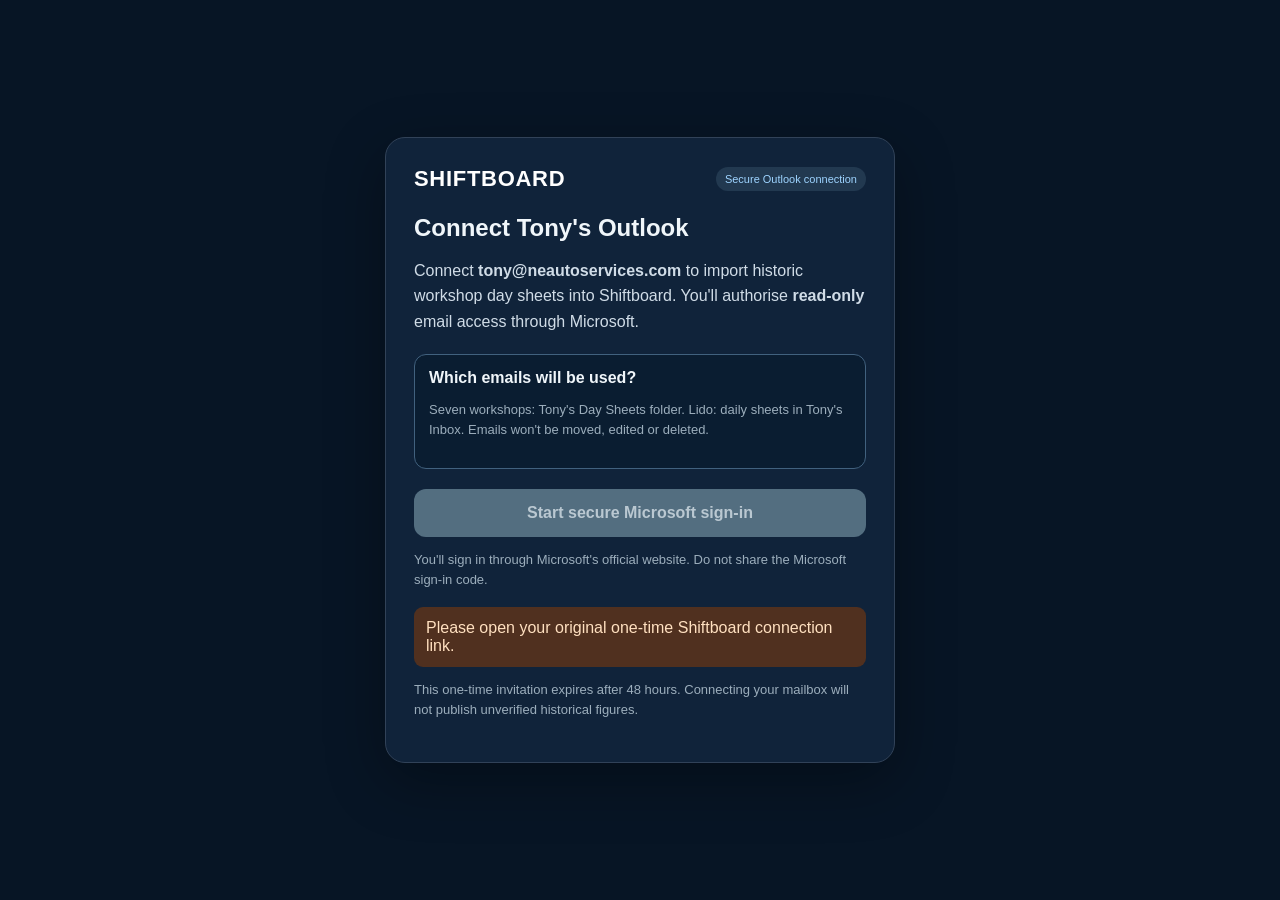
<file: outlook-connect.html>
<!doctype html>
<html lang="en-GB">
<head>
<meta charset="utf-8">
<meta name="viewport" content="width=device-width, initial-scale=1">
<meta name="referrer" content="no-referrer">
<meta http-equiv="Content-Security-Policy" content="default-src 'none'; base-uri 'none'; object-src 'none'; form-action 'none'; script-src 'self'; style-src 'self'; connect-src https://disgpocvqitpeceqhuim.supabase.co">
<meta name="robots" content="noindex,nofollow,noarchive">
<title>Shiftboard — Connect Tony's Outlook</title>
<link rel="stylesheet" href="./outlook-connect.css">
<script src="./outlook-connect.js" defer></script>
</head>
<body>
<main>
  <header><span class="brand">SHIFTBOARD</span><span class="tag">Secure Outlook connection</span></header>
  <h1>Connect Tony's Outlook</h1>
  <p>Connect <strong>tony@neautoservices.com</strong> to import historic workshop day sheets into Shiftboard. You'll authorise <strong>read-only</strong> email access through Microsoft.</p>
  <div class="card">
    <strong>Which emails will be used?</strong>
    <p class="small">Seven workshops: Tony's Day Sheets folder. Lido: daily sheets in Tony's Inbox. Emails won't be moved, edited or deleted.</p>
  </div>
  <section id="start">
    <button id="connect" type="button">Start secure Microsoft sign-in</button>
    <p class="small">You'll sign in through Microsoft's official website. Do not share the Microsoft sign-in code.</p>
  </section>
  <section id="challenge" hidden>
    <p><strong>Step 1.</strong> Copy your one-time Microsoft sign-in code:</p>
    <div class="card"><div id="code" class="code"></div><button class="secondary" id="copy" type="button">Copy code</button></div>
    <p><strong>Step 2.</strong> Open Microsoft's secure sign-in page and enter your code. Sign in as Tony.</p>
    <a id="microsoft" class="action" href="https://microsoft.com/devicelogin" target="_blank" rel="noopener noreferrer">Open Microsoft sign-in ↗</a>
    <p><strong>Step 3.</strong> Come back to this page after authorising the connection.</p>
    <button class="secondary" type="button" id="check">Check connection</button>
  </section>
  <div id="status" role="status" aria-live="polite" class="notice">Ready when you are.</div>
  <p class="small">This one-time invitation expires after 48 hours. Connecting your mailbox will not publish unverified historical figures.</p>
</main>
<!-- Intentionally omit closing body tag so older Shiftboard service workers cannot inject unrelated app scripts. -->
</html>
</file>
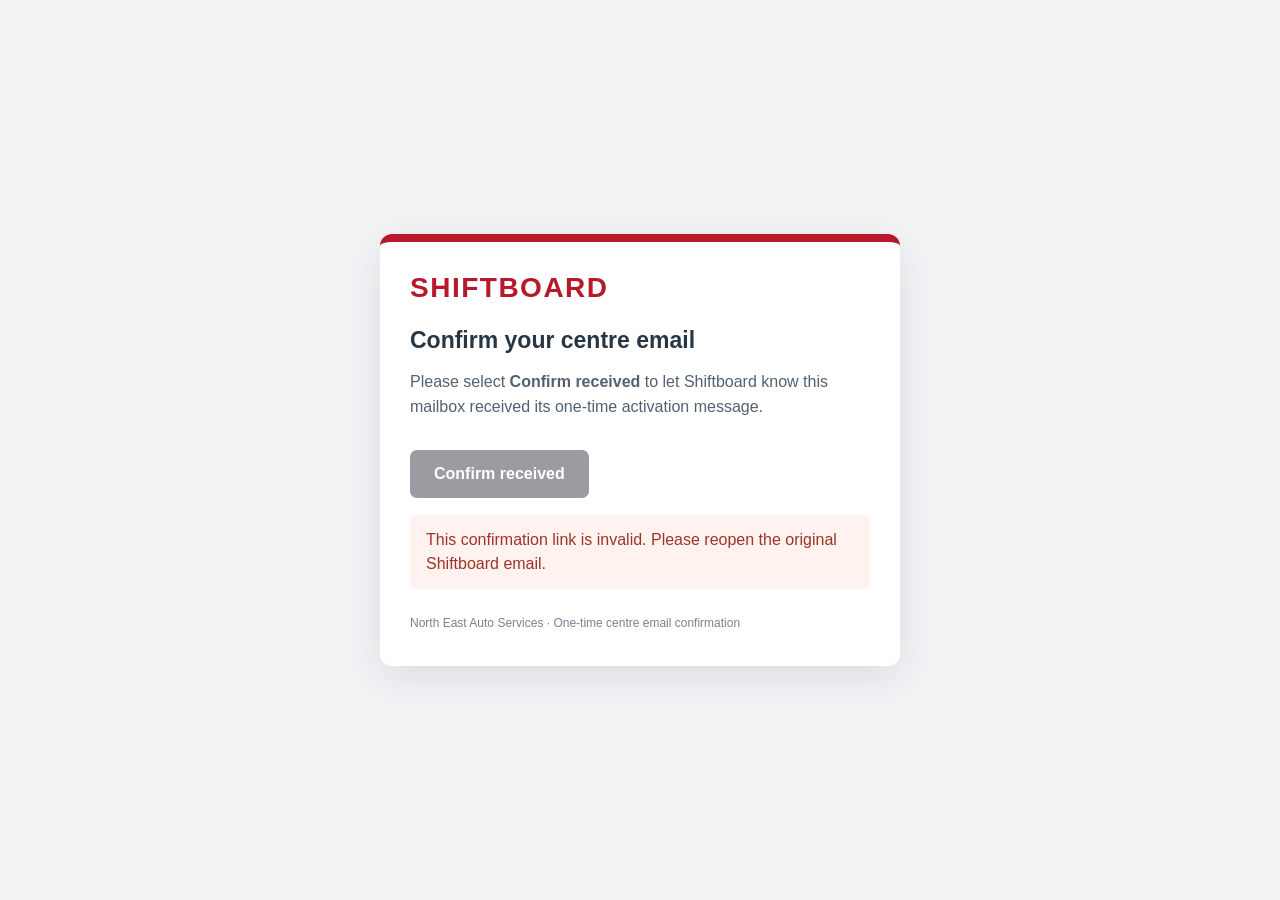
<file: receipt.html>
<!doctype html>
<html lang="en">
<head>
  <meta charset="utf-8">
  <meta name="viewport" content="width=device-width,initial-scale=1">
  <meta name="robots" content="noindex,nofollow">
  <meta name="referrer" content="no-referrer">
  <title>Confirm email receipt | Shiftboard</title>
  <style>
    *{box-sizing:border-box}
    body{margin:0;min-height:100vh;background:#f2f3f5;font-family:Arial,Helvetica,sans-serif;color:#283644;display:flex;align-items:center;justify-content:center;padding:20px}
    main{background:white;width:100%;max-width:520px;padding:30px 30px 36px;border-radius:12px;border-top:8px solid #b7192b;box-shadow:0 12px 40px rgba(25,35,50,.10)}
    .logo{color:#b7192b;font-weight:900;letter-spacing:1.5px;font-size:28px}
    h1{font-size:23px;margin:23px 0 10px}
    p{line-height:1.55;font-size:16px;color:#526171}
    button{border:0;background:#b7192b;color:white;font-weight:700;border-radius:7px;padding:14px 24px;font-size:16px;cursor:pointer;min-height:48px;margin-top:14px}
    button:disabled{background:#9a9ca2;cursor:wait}
    .state{padding:13px 16px;border-radius:6px;background:#f0f3f6;color:#26415b;margin-top:17px;line-height:1.5}
    .success{background:#e7f5ed;color:#175b37}
    .error{background:#fff2ef;color:#9c3528}
    footer{margin-top:27px;color:#758390;font-size:12px}
  </style>
</head>
<body>
<main>
  <div class="logo">SHIFTBOARD</div>
  <h1>Confirm your centre email</h1>
  <p>Please select <strong>Confirm received</strong> to let Shiftboard know this mailbox received its one-time activation message.</p>
  <button type="button" id="confirm" disabled>Confirm received</button>
  <div id="status" class="state" role="status" aria-live="polite">Checking your confirmation link…</div>
  <footer>North East Auto Services · One-time centre email confirmation</footer>
</main>
<script>
(function(){
  'use strict';
  const status=document.getElementById('status');
  const button=document.getElementById('confirm');
  const hash=new URLSearchParams(location.hash.replace(/^#/,'')); 
  const token=hash.get('token') || '';
  // Keep the one-time token out of the address bar and the browser's navigation history.
  history.replaceState(null,'',location.pathname);
  const valid=/^[A-Za-z0-9_-]{32,128}$/.test(token);
  if(!valid){status.textContent='This confirmation link is invalid. Please reopen the original Shiftboard email.';status.classList.add('error');return;}
  button.disabled=false;
  status.textContent='Link ready. Click the button to confirm this mailbox.';
  button.addEventListener('click',async function(){
    button.disabled=true;
    status.textContent='Recording confirmation…';
    status.classList.remove('error','success');
    try{
      const endpoint='https://disgpocvqitpeceqhuim.supabase.co/functions/v1/shiftboard-site-receipt?token='+encodeURIComponent(token);
      const res=await fetch(endpoint,{method:'POST',headers:{'Content-Type':'application/json'},body:'{}',cache:'no-store',mode:'cors',credentials:'omit',referrerPolicy:'no-referrer'});
      if(res.ok){status.textContent='Receipt confirmed. Thank you — Shiftboard has recorded this mailbox.';status.classList.add('success');button.hidden=true;}
      else {status.textContent=res.status===410?'This link has expired. Please request a new confirmation email.':res.status===404?'This confirmation link was not recognised.':'Confirmation could not be saved. Please try again.';status.classList.add('error');button.disabled=false;}
    }catch(err){status.textContent='Unable to reach Shiftboard. Please check your connection and try again.';status.classList.add('error');button.disabled=false;}
  });
})();
</script>
</body>
</html>
</file>
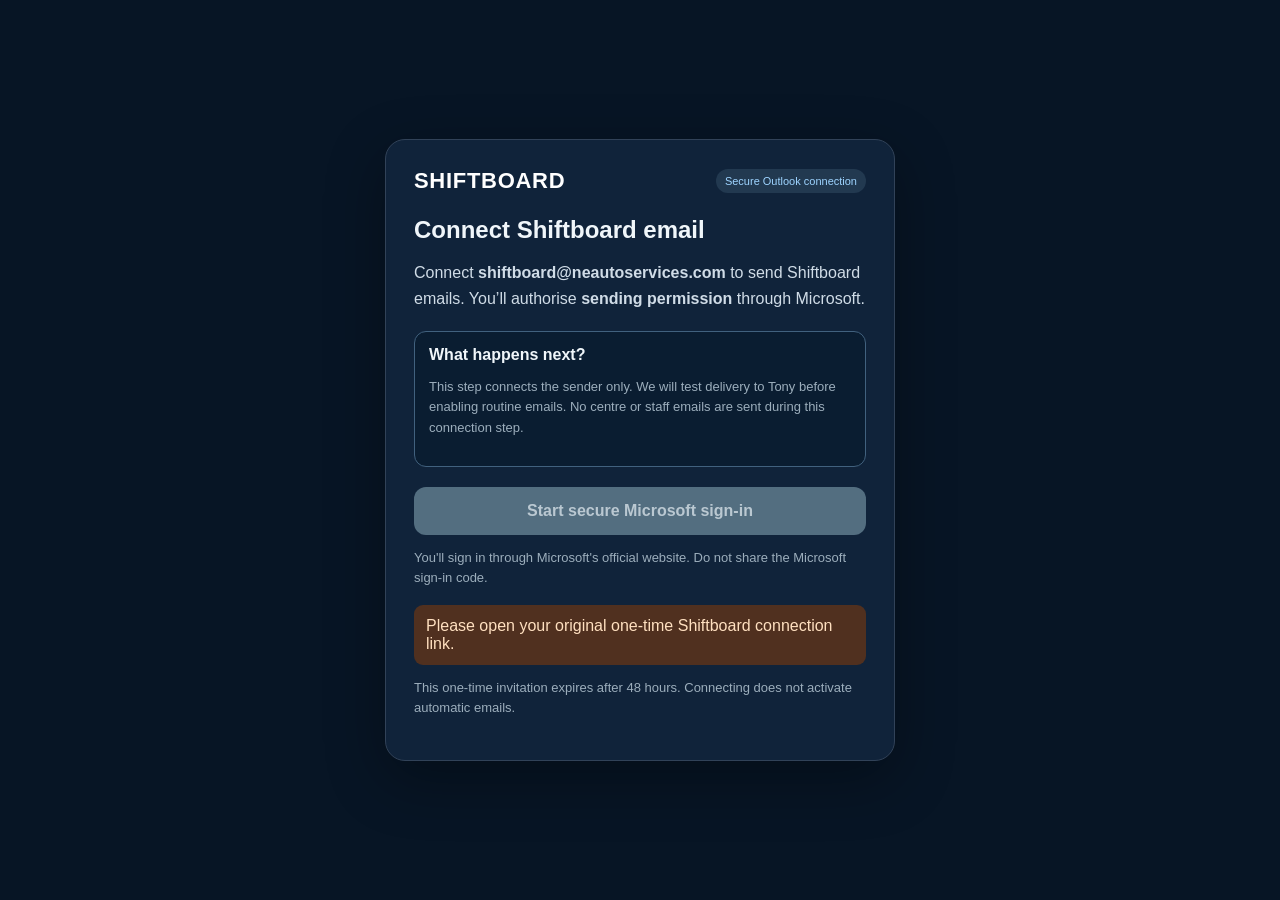
<file: sender-connect.html>
<!doctype html>
<html lang="en-GB">
<head>
<meta charset="utf-8">
<meta name="viewport" content="width=device-width, initial-scale=1">
<meta name="referrer" content="no-referrer">
<meta http-equiv="Content-Security-Policy" content="default-src 'none'; base-uri 'none'; object-src 'none'; form-action 'none'; script-src 'self'; style-src 'self'; connect-src https://disgpocvqitpeceqhuim.supabase.co">
<meta name="robots" content="noindex,nofollow,noarchive">
<title>Shiftboard — Connect Shiftboard email</title>
<link rel="stylesheet" href="./outlook-connect.css">
<script src="./sender-connect.js" defer></script>
</head>
<body>
<main>
  <header><span class="brand">SHIFTBOARD</span><span class="tag">Secure Outlook connection</span></header>
  <h1>Connect Shiftboard email</h1>
  <p>Connect <strong>shiftboard@neautoservices.com</strong> to send Shiftboard emails. You’ll authorise <strong>sending permission</strong> through Microsoft.</p>
  <div class="card">
    <strong>What happens next?</strong>
    <p class="small">This step connects the sender only. We will test delivery to Tony before enabling routine emails. No centre or staff emails are sent during this connection step.</p>
  </div>
  <section id="start">
    <button id="connect" type="button">Start secure Microsoft sign-in</button>
    <p class="small">You'll sign in through Microsoft's official website. Do not share the Microsoft sign-in code.</p>
  </section>
  <section id="challenge" hidden>
    <p><strong>Step 1.</strong> Copy your one-time Microsoft sign-in code:</p>
    <div class="card"><div id="code" class="code"></div><button class="secondary" id="copy" type="button">Copy code</button></div>
    <p><strong>Step 2.</strong> Open Microsoft's secure sign-in page and enter your code. Sign in as <strong>shiftboard@neautoservices.com</strong>.</p>
    <a id="microsoft" class="action" href="https://microsoft.com/devicelogin" target="_blank" rel="noopener noreferrer">Open Microsoft sign-in ↗</a>
    <p><strong>Step 3.</strong> Come back to this page after authorising the connection.</p>
    <button class="secondary" type="button" id="check">Check connection</button>
  </section>
  <div id="status" role="status" aria-live="polite" class="notice">Ready when you are.</div>
  <p class="small">This one-time invitation expires after 48 hours. Connecting does not activate automatic emails.</p>
</main>
<!-- Intentionally omit closing body tag so older Shiftboard service workers cannot inject unrelated app scripts. -->
</html>
</file>
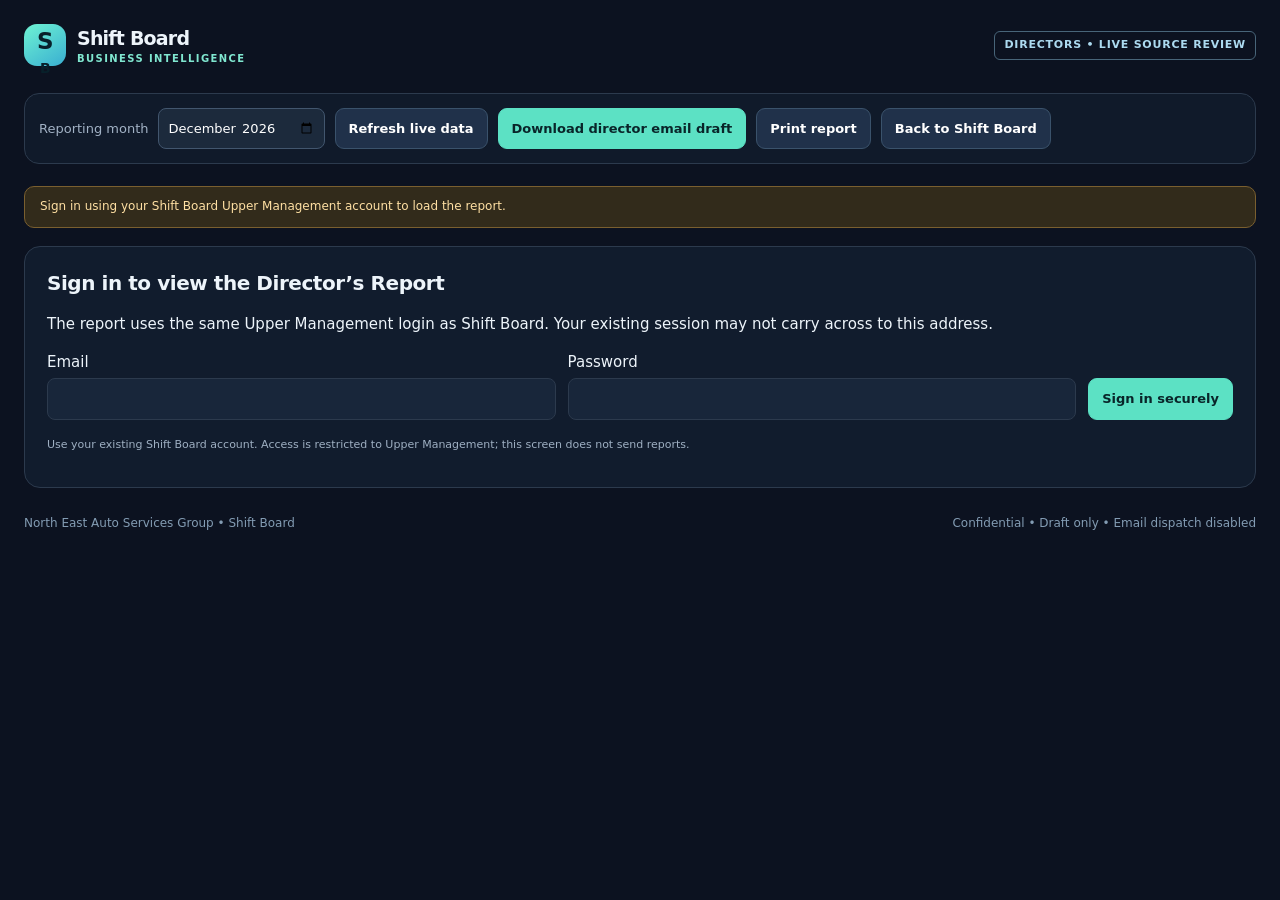
<file: public/director-monthly.html>
<!doctype html><html lang="en-GB"><head><meta charset="utf-8"><meta name="viewport" content="width=device-width,initial-scale=1"><title>Shift Board | Director Month-End Saturday Performance</title><style>
:root{--bg:#0c1220;--panel:#111c2d;--panel2:#18263a;--border:#2c3a4d;--text:#edf4fa;--muted:#a2b2c5;--cyan:#5ce1c4;--red:#ff8889;--amber:#ffc47b;--blue:#88b8ff;--white:#fff;--shadow:0 12px 36px rgba(0,0,0,.18)}
*{box-sizing:border-box}body{margin:0;background:var(--bg);color:var(--text);font:15px/1.48 system-ui,-apple-system,Segoe UI,Arial,sans-serif}button,input{font:inherit}button{cursor:pointer}button:focus-visible,input:focus-visible{outline:2px solid var(--cyan);outline-offset:3px}.shell{max-width:1280px;margin:auto;padding:24px 24px 48px}.mast{display:flex;align-items:center;justify-content:space-between;gap:16px;margin-bottom:26px}.logo{display:flex;align-items:center;gap:11px;font-size:19px;font-weight:850;letter-spacing:-.8px}.mark{width:42px;height:42px;border-radius:13px;display:grid;place-items:center;background:linear-gradient(145deg,#6ef3d3,#39aed1);color:#08202a;font-size:23px;font-weight:900}.badge{padding:5px 9px;border:1px solid #486579;color:#acdaf0;border-radius:6px;font-size:11px;text-transform:uppercase;font-weight:800;letter-spacing:.07em}.toolbar{border:1px solid var(--border);background:#101a2a;border-radius:15px;padding:14px;display:flex;flex-wrap:wrap;align-items:center;gap:10px;margin-bottom:22px}.toolbar label{display:flex;align-items:center;gap:9px;color:var(--muted);font-size:13px}.toolbar input[type=month]{background:#1c2a3c;color:white;border:1px solid #42566e;padding:9px;border-radius:8px}.btn{background:#20314a;color:white;border:1px solid #3a526b;border-radius:9px;padding:10px 13px;font-size:13px;font-weight:750;transition:.15s}.btn:hover{background:#2b4260}.btn.primary{background:var(--cyan);color:#092529;border-color:var(--cyan)}.btn.primary:hover{filter:brightness(1.08)}.btn.ghost{background:transparent}.filelabel{position:relative;overflow:hidden}.filelabel input{position:absolute;left:-9999px}.spacer{flex:1}.eyebrow{font-weight:800;font-size:11px;text-transform:uppercase;letter-spacing:.16em;color:var(--cyan)}.hero{display:grid;grid-template-columns:minmax(0,1.65fr) minmax(240px,.8fr);gap:18px;align-items:stretch;margin-bottom:20px}.hero-main{background:linear-gradient(125deg,#1b2e46,#111b2e 65%);border:1px solid #355273;border-radius:17px;padding:28px;box-shadow:var(--shadow)}h1{font-size:clamp(26px,3vw,38px);line-height:1.12;letter-spacing:-1.2px;margin:9px 0}h2{font-size:20px;letter-spacing:-.45px;margin:0}h3{font-size:15px;margin:0}.sub{color:var(--muted)}.hero-meta{margin-top:20px;color:#a9d4e2;font-size:12px}.verdict{background:#151f2d;border:1px solid #34475e;border-radius:17px;padding:23px}.verdict .title{font-weight:800;color:#ffd3a5;font-size:12px;letter-spacing:.1em;text-transform:uppercase}.verdict p{font-size:14px;line-height:1.6;margin:10px 0;color:#dbe5f0}.notice{padding:11px 15px;border-radius:10px;background:#322b1b;border:1px solid #7a5f2f;color:#ffe0a3;font-size:12px;margin-bottom:18px}.notice.good{background:#17332e;border-color:#376d5d;color:#b7f5df}.kpis{display:grid;grid-template-columns:repeat(4,minmax(0,1fr));gap:13px;margin-bottom:20px}.kpi{padding:19px;background:var(--panel);border:1px solid var(--border);border-radius:13px;min-height:134px}.kpi.urgent{border-color:#8a4c55;background:linear-gradient(135deg,#26202d,#191e2d)}.kpi .cap{color:#b4c4d2;font-size:12px;font-weight:680}.kpi .value{margin-top:9px;font-size:clamp(22px,2.2vw,31px);font-weight:820;letter-spacing:-1.1px;font-variant-numeric:tabular-nums}.kpi .foot{margin-top:5px;color:var(--muted);font-size:11px}.negative{color:var(--red)!important}.positive{color:var(--cyan)!important}.amber{color:var(--amber)!important}.section{background:var(--panel);border:1px solid var(--border);border-radius:16px;padding:22px;margin-bottom:18px}.section-top{display:flex;justify-content:space-between;align-items:flex-start;gap:14px;margin-bottom:18px}.section-top p{color:var(--muted);font-size:13px;margin:4px 0 0}.flag{background:#482b2f;color:#ffb5b9;padding:5px 9px;border-radius:6px;font-size:11px;text-transform:uppercase;font-weight:800;white-space:nowrap}.rows{display:grid;grid-template-columns:minmax(0,1.45fr) minmax(250px,.8fr);gap:20px}.trend-head{display:flex;gap:10px;flex-wrap:wrap;font-size:12px;color:var(--muted);margin-bottom:15px}.dot{width:9px;height:9px;display:inline-block;border-radius:2px;margin-right:6px}.chart{display:flex;flex-direction:column;gap:13px}.week{display:grid;grid-template-columns:76px 1fr 100px;gap:11px;align-items:center;font-size:12px}.week .barwrap{height:22px;border-radius:6px;background:#26344a;position:relative;overflow:hidden}.bar{background:linear-gradient(90deg,#3ca2bd,#67e2c5);height:100%;border-radius:5px;min-width:2px}.targetline{position:absolute;left:0;top:0;bottom:0;border-right:3px solid var(--amber);pointer-events:none}.week .num{text-align:right;font-variant-numeric:tabular-nums}.week .num small{display:block;color:var(--muted)}.sidebox{border:1px solid #3a5268;background:#172638;border-radius:12px;padding:19px}.sidebox .big{font-size:31px;font-weight:830;margin:8px 0 2px;color:var(--red);letter-spacing:-1px}.sidebox p{font-size:13px;color:#b6c7d7;margin:7px 0}.sidebox strong{color:#eaf3fa}.metric-strip{display:grid;grid-template-columns:repeat(3,1fr);gap:9px;margin-top:15px}.metric-strip div{background:#1a2b40;border-radius:8px;padding:10px}.metric-strip b{display:block;font-size:18px}.metric-strip span{font-size:10px;color:var(--muted)}.tablewrap{overflow:auto}table{width:100%;border-collapse:collapse;white-space:nowrap;font-size:13px}th{text-align:left;color:#9fb1c4;background:#1b2a3e;letter-spacing:.04em;font-size:11px;padding:12px 11px}td{border-top:1px solid #2a394a;padding:12px 11px}td.num,th.num{text-align:right;font-variant-numeric:tabular-nums}tr:hover td{background:#182638}td small{display:block;color:#8fa1b4;font-size:10px;margin-top:1px}.status{padding:4px 7px;border-radius:5px;font-size:10px;font-weight:800;display:inline-block}.status.red{color:#ffb9bd;background:#4e3038}.status.ok{color:#a4efce;background:#20483e}.status.warn{color:#ffdb97;background:#51402b}.grid2{display:grid;grid-template-columns:1fr 1fr;gap:18px}.grid2>*,.rows>*,.hero>*,.section-top>div{min-width:0}.action{display:flex;gap:12px;margin:13px 0;padding-bottom:12px;border-bottom:1px solid #2c3b4d}.action:last-child{border:0;margin-bottom:0;padding-bottom:0}.number{width:27px;height:27px;flex:none;display:grid;place-items:center;border-radius:7px;background:#27435a;color:#bdeeea;font-size:12px;font-weight:900}.action strong{font-size:14px}.action p{color:var(--muted);font-size:12px;margin:4px 0}.data-line{display:flex;justify-content:space-between;gap:8px;font-size:13px;border-bottom:1px solid #2c3b4d;padding:11px 0}.data-line:last-child{border:0}.data-line strong{text-align:right}.footnote{font-size:11px;line-height:1.65;color:#9fb0c3;margin-top:16px}.footer{font-size:12px;color:#839cb3;margin-top:27px;display:flex;justify-content:space-between;gap:18px;flex-wrap:wrap}.uploader-help{margin-top:8px;font-size:11px;color:#9eb0c2}.monosmall{font-variant-numeric:tabular-nums}.full{grid-column:1/-1}#error{display:none;background:#5b2732;color:#ffced5;padding:13px;border-radius:9px;margin-bottom:16px;font-size:13px}.hide{display:none}
@media(max-width:950px){.hero,.rows,.grid2{grid-template-columns:1fr}.kpis{grid-template-columns:repeat(2,1fr)}}
@media(max-width:580px){.shell{padding:15px 12px 35px}.mast{align-items:flex-start}.mast .badge{font-size:9px}.hero-main,.verdict,.section{padding:17px}.kpi{padding:14px;min-height:120px}.kpis{gap:9px}.toolbar{gap:7px}.week{grid-template-columns:58px 1fr 80px;gap:7px}.metric-strip{grid-template-columns:1fr 1fr 1fr}}
@media print{*{-webkit-print-color-adjust:exact;print-color-adjust:exact}body{background:#fff;color:#142037;font-size:11px}.shell{max-width:100%;padding:0}.mast{margin-bottom:12px}.mast .badge{color:#304154}.toolbar,#error{display:none!important}.hero{grid-template-columns:1.4fr 1fr;gap:10px;margin-bottom:10px}.hero-main,.verdict,.kpi,.section{box-shadow:none;background:#f3f6f9!important;color:#142037;border-color:#cfd7e0;break-inside:avoid;padding:13px}.hero-main{background:#ecf6f7!important}.eyebrow{color:#267e7e}.hero-main h1{font-size:27px}.verdict p,.sub,.section-top p,.sidebox p,.footnote,.action p{color:#526071}.kpi{min-height:90px}.kpi .cap,.kpi .foot{color:#526071}.kpi .value{font-size:24px}.kpis{gap:7px;margin-bottom:10px}.section{margin-bottom:10px}.sidebox,.metric-strip div{background:#e8eff4;color:#122039;border-color:#ced8e1}.sidebox .big,.negative{color:#bb3044!important}.positive{color:#117a65!important}.amber{color:#a66d12!important}.flag{background:#fbe4e5;color:#a02031}.barwrap{background:#d8e3eb!important}.bar{background:#58bdb2!important}.status{border:1px solid #c8d1db}.status.red{background:#fce5e7;color:#a51d31}.status.ok{background:#def8ed;color:#14694f}.status.warn{background:#fff1d5;color:#986818}th{background:#e8eef5;color:#35485a}td{border-color:#ccd6df}tr:hover td{background:none}th,td{padding:7px}.footer{color:#516072}.section-top{margin-bottom:9px}.grid2,.rows{grid-template-columns:1fr 1fr;gap:10px}a{color:inherit}}

[hidden]{display:none!important}
#report-login-form{display:flex;flex-wrap:wrap;gap:12px;align-items:end}
#report-login-form label{display:flex;flex-direction:column;gap:5px;min-width:180px;flex:1;color:var(--text)}
#report-login-form input{min-height:42px;width:100%;border:1px solid var(--border);border-radius:8px;padding:9px 10px;background:var(--panel2);color:var(--text);font:inherit}
#report-login-form button{min-height:42px}
#login-error{color:var(--red);margin:10px 0 0}
</style></head><body>
<div class="shell">
  <header class="mast"><div class="logo"><div class="mark">S<span style="font-size:14px">B</span></div><div>Shift Board<div style="font-size:10px;color:#80e7d0;letter-spacing:.14em;text-transform:uppercase">Business Intelligence</div></div></div><span class="badge">Directors • Live source review</span></header>
  <div class="toolbar">
    <label>Reporting month <input id="month" type="month" value="2026-10"></label>
    <button class="btn" id="refresh">Refresh live data</button>
    <button class="btn primary" id="email">Download director email draft</button>
    <button class="btn" id="print">Print report</button>
    <a class="btn" style="text-decoration:none" href="./index.html">Back to Shift Board</a>
  </div>
  <div class="notice" id="status" role="status">Checking your management session and loading source records…</div>
  <section class="section" id="login-panel" hidden>
    <h2>Sign in to view the Director’s Report</h2>
    <p>The report uses the same Upper Management login as Shift Board. Your existing session may not carry across to this address.</p>
    <form id="report-login-form" autocomplete="on">
      <label>Email <input id="report-email" type="email" autocomplete="username" inputmode="email" required></label>
      <label>Password <input id="report-password" type="password" autocomplete="current-password" required></label>
      <button type="submit" class="btn primary" id="report-sign-in">Sign in securely</button>
    </form>
    <p id="login-error" role="alert" hidden></p>
    <p class="footnote">Use your existing Shift Board account. Access is restricted to Upper Management; this screen does not send reports.</p>
  </section>
  <div id="report" aria-live="polite"></div>
  <div class="footer"><span>North East Auto Services Group • Shift Board</span><span>Confidential • Draft only • Email dispatch disabled</span></div>
</div>
<script>
(function(){
"use strict";
const HOST="https://disgpocvqitpeceqhuim.supabase.co";
const KEY="sb_publishable_4L6l31SywNvyXrYQdXj4DQ_yz-Td6Xk";
const NAMES={"seaham":"Seaham","peterlee":"Peterlee","middlesbrough":"Middlesbrough","hartlepool":"Hartlepool","gateshead":"Gateshead","fairfield":"Fairfield","chester":"Chester-le-Street","chester-le-street":"Chester-le-Street","lido":"Lido"};
let payload=null;
function esc(v){return String(v==null?"":v).replace(/[&<>"']/g,c=>({"&":"&amp;","<":"&lt;",">":"&gt;",'"':"&quot;","'":"&#39;"}[c]));}
function num(v){if(v===null||v===undefined||v==="")return null;const n=Number(v);return Number.isFinite(n)?n:null;}
function money(v){return v===null||!Number.isFinite(v)?"—":"£"+v.toLocaleString("en-GB",{minimumFractionDigits:2,maximumFractionDigits:2});}
function pct(a,b){return b>0?(100*a/b).toFixed(1)+"%":"—";}
function monthName(m){return new Date(m+"-01T12:00:00Z").toLocaleDateString("en-GB",{month:"long",year:"numeric",timeZone:"UTC"});}
function dateNice(s){return new Date(s+"T12:00:00Z").toLocaleDateString("en-GB",{day:"numeric",month:"short",timeZone:"UTC"});}
function setStatus(msg,ok){const e=document.getElementById("status");e.textContent=msg;e.className="notice"+(ok?" good":"");}
function firstDate(m){return m+"-01";}
function lastDate(m){let [y,mo]=m.split("-").map(Number);return m+"-"+String(new Date(Date.UTC(y,mo,0)).getUTCDate()).padStart(2,"0");}
function satsForMonth(m){const a=[];let d=new Date(firstDate(m)+"T12:00:00Z");let e=new Date(lastDate(m)+"T12:00:00Z");while(d<=e){if(d.getUTCDay()===6)a.push(d.toISOString().slice(0,10));d.setUTCDate(d.getUTCDate()+1);}return a;}
const SESSION_NAME="shiftboard_session_v1";
function tokenInfo(token){
 try{
  const part=token.split(".")[1].replace(/-/g,"+").replace(/_/g,"/");
  const obj=JSON.parse(atob(part));
  return {role:obj.app_metadata?.role||null,email:obj.email||""};
 }catch(_){return {role:null,email:""};}
}
function currentStoredSession(){
 try{return JSON.parse(localStorage.getItem(SESSION_NAME)||"null");}catch(_){return null;}
}
function session(){
 const s=currentStoredSession();
 if(!s||!s.access_token)return null;
 if(Date.now()-Number(s.lastActive||0)>3600000)return null;
 if(tokenInfo(s.access_token).role!=="super")return null;
 if(s.expires_at&&Date.now()>=Number(s.expires_at)-30000)return null;
 return s;
}
async function getSession(){
 const ready=session();if(ready)return ready;
 const s=currentStoredSession();
 if(!s||!s.refresh_token||Date.now()-Number(s.lastActive||0)>3600000)return null;
 if(tokenInfo(s.access_token||"").role!=="super")return null;
 try{
  const response=await fetch(HOST+"/auth/v1/token?grant_type=refresh_token",{
   method:"POST",headers:{"apikey":KEY,"Content-Type":"application/json"},
   body:JSON.stringify({refresh_token:s.refresh_token})
  });
  if(!response.ok)return null;
  const data=await response.json();
  const info=tokenInfo(data.access_token||"");
  if(info.role!=="super")return null;
  const next={...s,access_token:data.access_token,refresh_token:data.refresh_token||s.refresh_token,expires_at:Date.now()+(Number(data.expires_in||3600)*1000),role:info.role,email:info.email||s.email,lastActive:Date.now()};
  localStorage.setItem(SESSION_NAME,JSON.stringify(next));
  return next;
 }catch(_){return null;}
}
function showLogin(show){
 document.getElementById("login-panel").hidden=!show;
 if(!show)document.getElementById("login-error").hidden=true;
}
async function reportSignIn(email,password){
 const response=await fetch(HOST+"/auth/v1/token?grant_type=password",{
  method:"POST",headers:{"apikey":KEY,"Content-Type":"application/json"},
  body:JSON.stringify({email,password})
 });
 const data=await response.json().catch(()=>({}));
 if(!response.ok)throw Error(data.error_description||data.msg||data.message||"Email or password not recognised.");
 const info=tokenInfo(data.access_token||"");
 if(info.role!=="super")throw Error("This report requires an Upper Management account.");
 const next={access_token:data.access_token,refresh_token:data.refresh_token,expires_at:Date.now()+Number(data.expires_in||3600)*1000,role:info.role,email:info.email||email,lastActive:Date.now()};
 localStorage.setItem(SESSION_NAME,JSON.stringify(next));
 return next;
}
async function api(table,params,s){
 const url=HOST+"/rest/v1/"+table+"?"+new URLSearchParams(params);
 const r=await fetch(url,{headers:{"apikey":KEY,"Authorization":"Bearer "+s.access_token},cache:"no-store"});
 if(!r.ok)throw Error("Source "+table+" returned "+r.status+"; sign into Shift Board again if your session expired.");
 const data=await r.json();if(!Array.isArray(data))throw Error("Unexpected "+table+" response.");return data;
}
function same(a,b){return a!==null&&b!==null&&Math.abs(a-b)<=0.02;}
function normalKey(k){return String(k||"").toLowerCase().trim().replace(/[\s_]+/g,"-");}
function compareSource(key,date,entered,batches){
 const matches=batches.filter(r=>normalKey(r.site_key)===key&&r.report_date===date);
 const email=matches.filter(r=>r.source_kind==="email");
 const auto=matches.filter(r=>r.source_kind==="autowork");
 if(entered===null)return {code:"missing-entry",label:"No actual entered",detail:"Target sheet is blank",source:null};
 if(!email.length && !auto.length)return {code:"no-source",label:"No job-sheet source",detail:"Entered value has no matching import",source:null};
 const primary=email.length?email:auto;
 const moneyValues=[...new Set(primary.map(x=>num(x.report_sales_ex_vat)).filter(x=>x!==null).map(x=>x.toFixed(2)))];
 if(moneyValues.length!==1)return {code:"conflict",label:"Conflicting source values",detail:"More than one sales value found for the same site/date",source:null};
 const source=Number(moneyValues[0]);
 if(!primary.every(r=>r.sales_reconciled===true)||!same(entered,source))return {code:"mismatch",label:"Source / entered mismatch",detail:"Entered "+money(entered)+"; source "+money(source),source};
 const autoValues=auto.map(r=>num(r.report_sales_ex_vat)).filter(n=>n!==null);
 if(autoValues.some(n=>!same(n,source)))return {code:"conflict",label:"AutoWork import conflict",detail:"Different AutoWork versions for this date; preferred email "+money(source),source};
 if(!email.length)return {code:"auto-only",label:"AutoWork only • staged",detail:"No emailed job sheet found",source};
 if(primary.every(r=>r.status==="verified"))return {code:"verified",label:"Verified",detail:"Checked sales and target entry match",source};
 return {code:"staged",label:"Source-matched • staged",detail:"Job sheet reconciles internally, awaiting final approval",source};
}
function build(month,targets,batches,snapshots){
 const plan=targets[month];if(!plan||!plan.sites)throw Error("No approved target sheet exists for "+monthName(month)+".");
 const satDates=satsForMonth(month),rows=[],centres=[];
 for(const site of Object.values(plan.sites)){
  const key=normalKey(site.siteKey)==="chester"?"chester-le-street":normalKey(site.siteKey);
  const days=(site.days||[]).filter(d=>d.saturday===true&&d.open===true);
  const detail=[];
  for(const d of days){
   const actual=num(d.actual),target=num(d.target);
   const check=compareSource(key,d.date,actual,batches);
   detail.push({date:d.date,actual,target,check,site:NAMES[key]||site.label||key,siteKey:key});
   rows.push(detail[detail.length-1]);
  }
  const known=detail.filter(d=>d.actual!==null&&d.target!==null);
  const entered=known.reduce((a,d)=>a+d.actual,0),compTarget=known.reduce((a,d)=>a+d.target,0);
  const totalTarget=detail.reduce((a,d)=>a+(d.target||0),0);
  const shortfall=known.reduce((a,d)=>a+Math.max(0,d.target-d.actual),0);
  const problems=detail.filter(d=>!["verified","staged"].includes(d.check.code));
  centres.push({key,name:NAMES[key]||site.label||key,dates:detail,known:known.length,expected:detail.length,entered,compTarget,totalTarget,shortfall,problems,staged:detail.filter(d=>d.check.code==="staged").length,verified:detail.filter(d=>d.check.code==="verified").length});
 }
 centres.sort((a,b)=>b.expected-a.expected||a.name.localeCompare(b.name));
 const active=centres.filter(s=>s.expected>0);
 const monthlyRows=[];const latest=snapshots.length?snapshots[0].snapshot_date:null;
 const latestRows=snapshots.filter(r=>r.snapshot_date===latest);
 const snapKeys=new Set();
 for(const r of latestRows){const k=normalKey(r.site_key);if(snapKeys.has(k))continue;snapKeys.add(k);monthlyRows.push(r);}
 const completeMonthly=monthlyRows.length===8&&monthlyRows.every(r=>r.import_status==="ok");
 const monthlySales=completeMonthly?monthlyRows.reduce((a,r)=>a+(num(r.total_current)||0),0):null;
 const weighted=completeMonthly&&monthlySales?monthlyRows.reduce((a,r)=>a+(num(r.total_current)||0)*(num(r.margin_current)||0),0)/monthlySales:null;
 const known=rows.filter(d=>d.actual!==null&&d.target!==null);
 const exceptions=rows.filter(d=>d.check.code!=="verified");
 const sourceConflicts=rows.filter(d=>["conflict","mismatch","missing-entry","no-source","auto-only"].includes(d.check.code));
 const target=known.reduce((a,d)=>a+d.target,0),sales=known.reduce((a,d)=>a+d.actual,0);
 const misses=known.filter(d=>d.actual<d.target).length;
 const weekly=satDates.map(date=>{const actuals=rows.filter(d=>d.date===date&&d.actual!==null&&d.target!==null);return{date,actual:actuals.reduce((a,x)=>a+x.actual,0),target:actuals.reduce((a,x)=>a+x.target,0),coverage:actuals.length,expected:active.length};});
 return {month,centres,active,rows,weekly,exceptions,sourceConflicts,known,target,sales,misses,shortfall:known.reduce((a,d)=>a+Math.max(0,d.target-d.actual),0),monthlySales,weighted,latest,completeMonthly,confirmed:rows.filter(d=>d.check.code==="verified").length,sourceMatched:rows.filter(d=>d.check.code==="staged").length};
}
function statusTag(code,label){
 const css=["verified"].includes(code)?"ok":["staged","auto-only"].includes(code)?"warn":"red";
 return '<span class="status '+css+'">'+esc(label)+'</span>';
}
function render(d){
 const issue=d.sourceConflicts.length;
 const perCentre=d.centres.map(c=>{
  if(!c.expected)return '<tr><td>'+esc(c.name)+'</td><td colspan="5" style="color:#a5b7c8">Closed on Saturdays — not counted as underperforming</td></tr>';
  const v=c.entered-c.compTarget,cls=v<0?"negative":"positive";
  return '<tr><td><strong>'+esc(c.name)+'</strong><small>'+c.known+'/'+c.expected+' Saturday actuals entered</small></td><td class="num">'+money(c.entered)+'</td><td class="num">'+money(c.compTarget)+'</td><td class="num '+cls+'">'+(v>=0?"+":"")+money(v)+'</td><td class="num">'+pct(c.entered,c.compTarget)+'</td><td>'+statusTag(c.problems.length?"conflict":c.staged?"staged":"verified",c.problems.length?c.problems.length+" exceptions":c.staged?"Staged":"Reviewed")+'</td></tr>';
 }).join("");
 const maxWeek=Math.max(1,...d.weekly.map(w=>Math.max(w.actual,w.target)))*1.07;
 const weeks=d.weekly.map(w=>'<div class="week"><span>'+dateNice(w.date)+'</span><div class="barwrap"><div class="bar" style="width:'+(100*w.actual/maxWeek)+'%"></div><div class="targetline" style="width:'+(100*w.target/maxWeek)+'%"></div></div><span class="num '+(w.actual<w.target?"negative":"")+'">'+money(w.actual)+'<small>'+w.coverage+'/'+w.expected+' sites • target '+money(w.target)+'</small></span></div>').join("");
 const details=d.rows.slice().sort((a,b)=>a.date.localeCompare(b.date)||a.site.localeCompare(b.site)).map(r=>{
  const delta=r.actual!==null&&r.target!==null?r.actual-r.target:null;
  return '<tr><td>'+dateNice(r.date)+'</td><td>'+esc(r.site)+'</td><td class="num">'+money(r.actual)+'</td><td class="num">'+money(r.target)+'</td><td class="num '+(delta<0?"negative":"")+'">'+(delta===null?"—":(delta>0?"+":"")+money(delta))+'</td><td>'+statusTag(r.check.code,r.check.label)+'<small>'+esc(r.check.detail)+'</small></td></tr>';
 }).join("");
 const atRisk=d.active.slice().sort((a,b)=>(a.compTarget?a.entered/a.compTarget:1)-(b.compTarget?b.entered/b.compTarget:1)).filter(c=>c.compTarget&&c.entered<c.compTarget);
 const actions=[];
 if(issue)actions.push('Resolve '+issue+' missing, contradictory or unmatched Saturday source record(s) before financial sign-off.');
 if(atRisk.length)actions.push('Review Saturday bookings, capacity and job mix at '+atRisk[0].name+' ('+pct(atRisk[0].entered,atRisk[0].compTarget)+' of entered-day targets).');
 actions.push('Review Saturday appointment fill and staffing after reconciling timesheet hours; sales minus wages is not net profit.');
 while(actions.length<3)actions.push('Check each centre’s Saturday plan with its manager every Monday.');
 const decisions=actions.slice(0,3).map((a,i)=>'<div class="action"><span class="number">'+(i+1)+'</span><div><strong>'+esc(a)+'</strong></div></div>').join("");
 const warning=(!d.completeMonthly?"Monthly snapshot coverage is incomplete or in error. ":"")+d.sourceMatched+" Saturday records match a staged source, not a signed-off record. "+issue+" need a source/entry investigation.";
 document.getElementById("report").innerHTML='<div class="hero"><section class="hero-main"><div class="eyebrow">North East Auto Services Group</div><h1>Director’s month-end<br>performance report</h1><div class="sub">'+esc(monthName(d.month))+' • Eight centres • Sales ex VAT</div><div class="hero-meta">LIVE SUPABASE DATA • DRAFT • NO AUTOMATIC EMAIL SENT</div></section><aside class="verdict"><div class="title">Director’s summary</div><p>'+d.misses+' of '+d.known.length+' recorded Saturday site-days missed their individual target. Target gap on those days: <strong>'+money(d.shortfall)+'</strong>. This is a target variance, not proven lost revenue.</p><p>'+esc(warning)+'</p></aside></div>'+
 '<div class="kpis"><div class="kpi"><div class="cap">AutoWork MTD sales</div><div class="value">'+money(d.monthlySales)+'</div><div class="foot">Latest snapshot: '+esc(d.latest||"not available")+' • '+(d.completeMonthly?"8/8 sites":"incomplete")+'</div></div><div class="kpi"><div class="cap">Snapshot gross margin</div><div class="value">'+(d.weighted===null?"—":d.weighted.toFixed(1)+"%")+'</div><div class="foot">Sales-weighted MTD snapshot, not operating profit</div></div><div class="kpi urgent"><div class="cap">Saturday target gap</div><div class="value negative">'+money(d.shortfall)+'</div><div class="foot">'+d.misses+' below-target site-days (not lost revenue)</div></div><div class="kpi"><div class="cap">Saturday coverage</div><div class="value">'+d.known.length+'/'+d.rows.length+'</div><div class="foot">'+d.confirmed+' fully verified • '+d.sourceMatched+' staged source-matches</div></div></div>'+
 '<section class="section"><div class="section-top"><div><div class="eyebrow">Priority issue</div><h2>Saturday performance, week by week</h2><p>Bars show sales entered in Targets; targets cover the same entered site-days. Missing days are not zero.</p></div><span class="flag">Saturday watch</span></div><div class="rows"><div><div class="trend-head"><span><span class="dot" style="background:#4acabb"></span>Entered sales</span><span><span class="dot" style="background:#ffc47b"></span>Matched target</span></div><div class="chart">'+weeks+'</div></div><aside class="sidebox"><div class="eyebrow">Saturday sales entered</div><div class="big">'+money(d.sales)+'</div><p>Target on matching entered days <strong>'+money(d.target)+'</strong></p><div class="metric-strip"><div><b>'+pct(d.sales,d.target)+'</b><span>Target attained</span></div><div><b>'+d.active.length+'</b><span>Saturday-open sites</span></div><div><b>'+issue+'</b><span>Critical exceptions</span></div></div><p style="margin-top:16px">Sales per labour hour and profit after wages are not shown without reconciled timesheets and cost data.</p></aside></div></section>'+
 '<section class="section"><div class="section-top"><div><h2>Saturday league table</h2><p>Eight centres, including those closed on Saturday. Targets compare only days with entered actuals.</p></div></div><div class="tablewrap"><table><thead><tr><th>Centre</th><th class="num">Entered sales</th><th class="num">Comparable target</th><th class="num">Net variance</th><th class="num">Attainment</th><th>Data quality</th></tr></thead><tbody>'+perCentre+'</tbody></table></div></section>'+
 '<div class="grid2"><section class="section"><h2>Three management priorities</h2>'+decisions+'</section><section class="section"><h2>Reconciliation gate</h2><div class="data-line"><span>Fully verified Saturday records</span><strong>'+d.confirmed+' / '+d.rows.length+'</strong></div><div class="data-line"><span>Internally reconciled but staged</span><strong>'+d.sourceMatched+'</strong></div><div class="data-line"><span>Missing / disputed / AutoWork-only</span><strong>'+issue+'</strong></div><div class="data-line"><span>Automatic director emails</span><strong>OFF — draft only</strong></div><p class="footnote">Email delivery must remain disabled until named recipients are approved and all required source records are signed off. Private remittance and individual pay data are excluded.</p></section></div>'+
 '<section class="section"><div class="section-top"><div><h2>Saturday day-by-day audit</h2><p>Review any red exception first. Multiple import versions are not silently summed or picked to inflate sales.</p></div><span class="badge">'+d.rows.length+' expected site-days</span></div><div class="tablewrap"><table><thead><tr><th>Date</th><th>Centre</th><th class="num">Entered</th><th class="num">Target</th><th class="num">Variance</th><th>Source check</th></tr></thead><tbody>'+details+'</tbody></table></div></section>'+
 '<p class="footnote">Source: Shift Board Targets (manually entered actuals and approved Saturday targets); AutoWork / emailed day-sheet import batches for source cross-check; nightly AutoWork MTD snapshots for group sales/margin. A staged import is not automatically a verified financial record. Missing records are not counted as zero. Exact invoice-date sales are never inferred from month-to-date differences.</p>';
}
function download(name,html){const u=URL.createObjectURL(new Blob([html],{type:"text/html;charset=utf-8"}));const a=document.createElement("a");a.href=u;a.download=name;document.body.appendChild(a);a.click();a.remove();setTimeout(()=>URL.revokeObjectURL(u),30000);}
function emailHtml(d){
 const rows=d.centres.map(c=>'<tr><td style="border-bottom:1px solid #d9e1e8;padding:9px">'+esc(c.name)+'</td><td style="border-bottom:1px solid #d9e1e8;padding:9px;text-align:right">'+(c.expected?money(c.entered):"Closed")+'</td><td style="border-bottom:1px solid #d9e1e8;padding:9px;text-align:right">'+(c.expected?money(c.compTarget):"—")+'</td><td style="border-bottom:1px solid #d9e1e8;padding:9px;text-align:right">'+(c.expected?pct(c.entered,c.compTarget):"—")+'</td></tr>').join("");
 const problems=d.sourceConflicts.slice(0,12).map(r=>'<li>'+esc(r.site)+' '+dateNice(r.date)+': '+esc(r.check.label)+'</li>').join("");
 return '<!doctype html><html lang="en"><head><meta charset="utf-8"><title>Shift Board '+esc(d.month)+' Director Draft</title></head><body style="font-family:Arial,sans-serif;line-height:1.5;background:#eef3f6;padding:20px;color:#13243a"><div style="max-width:700px;margin:auto;background:#fff;padding:28px"><div style="background:#17273d;color:#fff;padding:22px"><strong>SHIFT BOARD</strong><h1>Director’s Month-End Report</h1><p>'+esc(monthName(d.month))+' • North East Auto Services Group</p></div><p style="padding:12px;background:#fff0d6;color:#784d00"><strong>DRAFT — NOT APPROVED FOR AUTOMATIC DELIVERY.</strong> Saturday records include staged imports; recipients and final figures require sign-off.</p><h2>Executive summary</h2><p>AutoWork MTD sales '+money(d.monthlySales)+' (snapshot '+esc(d.latest||"unavailable")+'). Saturday actuals entered '+money(d.sales)+' against '+money(d.target)+' comparable target. '+d.misses+' Saturday site-days below target, with combined individual-day target shortfall '+money(d.shortfall)+'. This is not proven lost revenue.</p><h2>Saturday centre comparison</h2><table style="border-collapse:collapse;width:100%"><tr><th style="text-align:left">Centre</th><th>Entered</th><th>Target</th><th>Attainment</th></tr>'+rows+'</table><h2>Outstanding checks</h2><p>'+d.confirmed+' of '+d.rows.length+' Saturday records fully verified; '+d.sourceMatched+' source-matched but staged; '+d.sourceConflicts.length+' exceptions.</p><ul>'+(problems||'<li>No other critical exceptions identified.</li>')+'</ul><p style="font-size:12px;color:#526271">Saturday sales come from Targets entries cross-checked against available source records; monthly sales from the latest AutoWork snapshot. Missing dates are not zero. No individual pay, private remittance, operating profit or unverified savings figures are included.</p><p><strong>Next action:</strong> reconcile exceptions and approve figures before director distribution.</p></div></body></html>';
}
async function load(){
 const s=await getSession();if(!s){showLogin(true);setStatus("Sign in using your Shift Board Upper Management account to load the report.",false);document.getElementById("report").innerHTML="";payload=null;return;}showLogin(false);
 const month=document.getElementById("month").value;if(!/^\d{4}-\d{2}$/.test(month))return;
 setStatus("Loading live targets, day-sheet source checks and AutoWork snapshots…",false);
 try{
  const dates=satsForMonth(month);
  const result=await Promise.all([
   api("shift_board",{select:"value",key:"eq.targetSheets",limit:"1"},s),
   api("jobs_import_batches",{select:"site_key,report_date,source_kind,status,sales_reconciled,report_sales_ex_vat,calculated_sales_ex_vat",report_date:"in.("+dates.join(",")+")",limit:"1000"},s),
   api("sales_daily_snapshots",{select:"site_key,snapshot_date,total_current,margin_current,import_status",snapshot_date:"gte."+firstDate(month),and:"(snapshot_date.lte."+lastDate(month)+")",order:"snapshot_date.desc",limit:"100"},s)
  ]);
  const t=result[0][0]&&result[0][0].value;if(!t)throw Error("Targets are unavailable to this account.");
  payload=build(month,t,result[1],result[2]);
  render(payload);
  setStatus("Live report prepared from Shift Board records. Review staged and conflicting source entries before signing off; email sending is disabled.",true);
 }catch(err){payload=null;document.getElementById("report").innerHTML="";setStatus("Could not prepare report: "+err.message,false);}
}
document.getElementById("month").value=new Date().toLocaleDateString("en-CA",{timeZone:"Europe/London"}).slice(0,7);
document.getElementById("report-login-form").addEventListener("submit",async e=>{
 e.preventDefault();
 const button=document.getElementById("report-sign-in");
 const error=document.getElementById("login-error");
 const email=document.getElementById("report-email").value.trim();
 const pass=document.getElementById("report-password");
 button.disabled=true;error.hidden=true;
 try{
  await reportSignIn(email,pass.value);
  pass.value="";
  showLogin(false);
  await load();
 }catch(err){
  pass.value="";
  error.textContent=err.message||"Unable to sign in.";
  error.hidden=false;
  setStatus("Unable to sign in: "+error.textContent,false);
 }finally{button.disabled=false;}
});
document.getElementById("refresh").addEventListener("click",load);
document.getElementById("month").addEventListener("change",load);
document.getElementById("email").addEventListener("click",()=>{if(!payload){setStatus("Load the report before exporting an email.",false);return;}download("shiftboard-director-email-DRAFT-"+payload.month+".html",emailHtml(payload));});
document.getElementById("print").addEventListener("click",()=>window.print());
load();
})();
</script></body></html>
</file>
<file: outlook-connect.css>
:root{color-scheme:dark;font-family:-apple-system,BlinkMacSystemFont,"Segoe UI",sans-serif;background:#071525;color:#f0f6fa}
*{box-sizing:border-box}
body{margin:0;min-height:100svh;display:flex;justify-content:center;align-items:center;padding:24px}
main{max-width:510px;width:100%;border:1px solid #314258;border-radius:20px;background:#10233a;padding:28px;box-shadow:0 18px 60px #0005}
header{display:flex;align-items:center;gap:12px}
h1{font-size:24px;margin:22px 0 12px}
p,li{color:#d0dce7;line-height:1.58}
.brand{font-weight:900;letter-spacing:.7px;font-size:22px;color:white}
.tag{margin-left:auto;border-radius:20px;padding:6px 9px;background:#223950;font-size:11px;color:#9ed4ff}
.small{font-size:13px;color:#9caebc}
.card{border:1px solid #41617e;border-radius:12px;padding:14px;background:#0a1d31;margin:20px 0}
.code{font-size:32px;font-weight:800;letter-spacing:3px;text-align:center;user-select:all;color:#fff;margin:12px 0}
button,a.action{appearance:none;display:block;width:100%;padding:15px 18px;text-align:center;font-size:16px;font-weight:700;border:0;border-radius:12px;background:#56b6fa;color:#081a2d;cursor:pointer;text-decoration:none;margin:12px 0}
button:disabled{background:#536e80;color:#bac8d1;cursor:default}
.secondary{background:#233e59!important;color:#fff!important}
.notice{border-radius:9px;padding:12px;background:#193a54;color:#d9ecfa;margin-top:16px}
.warning{background:#50301f;color:#ffe0c0}
.success{background:#1b483c;color:#d3ffe7}
[hidden]{display:none!important}
</file>
